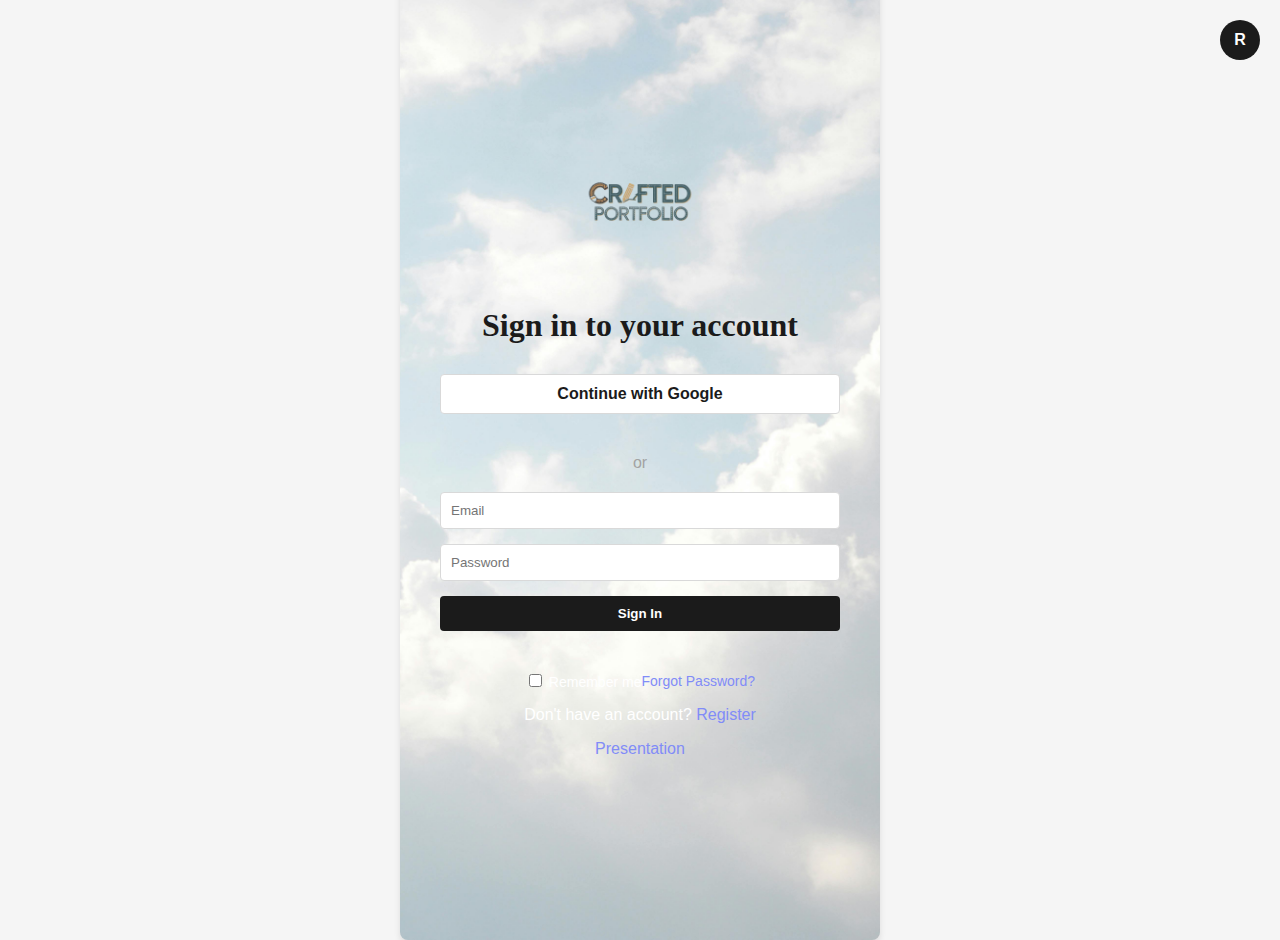
<file: index.html>
<!DOCTYPE html>
<html lang="en">

<head>
 <meta charset="UTF-8">
 <meta name="viewport" content="width=device-width, initial-scale=1.0">
 <title>Crafted Portfolio</title>

 <link rel="stylesheet" href="wholenew.css">
</head>

<body>
 
 <div class="container" id="page1">
  <div class="logo">
   <img src="img/crafted%20portfolio%20logo.png" alt="Crafted Portfolio Logo" width="111" height="30">
  </div>
  <h1>Sign in to your account</h1>
  <a href="#page2" class="button google-button">Continue with Google</a>
  <div class="divider">or</div>
  <form
   onsubmit="event.preventDefault(); document.getElementById('page1').style.display='none'; document.getElementById('page2').style.display='block';">
   <input type="email" placeholder="Email" required>
   <input type="password" placeholder="Password" required>
   <button type="submit" class="button primary-button">Sign In</button>
  </form>
  <div class="form-footer">
   <label><input type="checkbox"> Remember me</label>
   <a href="go home haha">Forgot Password?</a>
  </div>
  <p>Don't have an account? <a href="go gome haha">Register</a></p>
 <a href="https://my.visme.co/view/vd6qz363-crafted-portfolio-presentation#s1">Presentation</a>
 </div>

  <!-- second Page starts here -->
   
 <div class="container" id="page2" style="display:none;">
  <div class="logo">
   Take your Bio Digital
  </div>
  <img src="img/ladder%20man.jpeg" alt="Person on ladder illustration" class="illustration">
  <h1>Create your first site</h1>
  <p>Build a portfolio to show who you are and what you're made of.</p>
  <!-- <a href="templates.html" class="button primary-button">+ Create new site</a> -->
  <a href="template.html" class="button primary-button">+ Create new site</a>
 </div>

 <div class="profile-icon">R</div>

 <script>

  document.querySelectorAll('a[href^="#"]').forEach(anchor => {
   anchor.addEventListener('click', function (e) {
    e.preventDefault();
    document.querySelector(this.getAttribute('href')).style.display = 'block';
    document.querySelector(this.getAttribute('href') === '#page2' ? '#page1' : '#page2').style.display = 'none';
   });
  });
 </script>
</body>

</html>
</file>
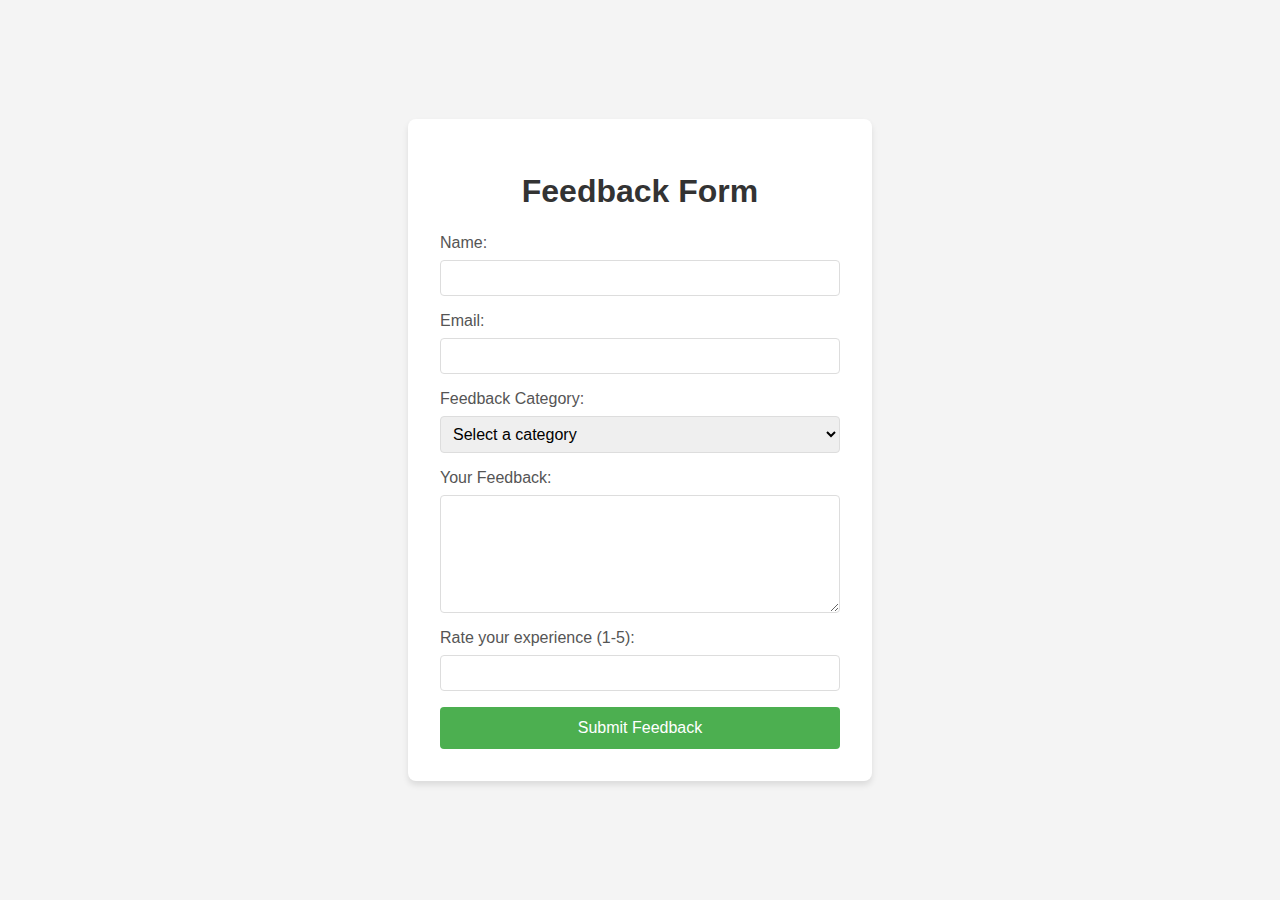
<file: feedback.html>
<!DOCTYPE html>
<html lang="en">

<head>
 <meta charset="UTF-8">
 <meta name="viewport" content="width=device-width, initial-scale=1.0">
 <title>Feedback Form - Crafted Portfolio</title>
 <style>
  body {
   font-family: Arial, sans-serif;
   background-color: #f4f4f4;
   margin: 0;
   padding: 0;
   display: flex;
   justify-content: center;
   align-items: center;
   min-height: 100vh;
  }

  .container {
   background-color: #ffffff;
   padding: 2rem;
   border-radius: 8px;
   box-shadow: 0 4px 6px rgba(0, 0, 0, 0.1);
   width: 100%;
   max-width: 400px;
  }

  h1 {
   color: #333;
   margin-bottom: 1.5rem;
   text-align: center;
  }

  form {
   display: flex;
   flex-direction: column;
  }

  label {
   margin-bottom: 0.5rem;
   color: #555;
  }

  input,
  textarea,
  select {
   padding: 0.5rem;
   margin-bottom: 1rem;
   border: 1px solid #ddd;
   border-radius: 4px;
   font-size: 1rem;
  }

  textarea {
   resize: vertical;
   min-height: 100px;
  }

  button {
   background-color: #4CAF50;
   color: white;
   border: none;
   padding: 0.75rem;
   font-size: 1rem;
   border-radius: 4px;
   cursor: pointer;
   transition: background-color 0.3s ease;
  }

  button:hover {
   background-color: #45a049;
  }
 </style>
</head>

<body>
 <div class="container">
  <h1>Feedback Form</h1>
  <form id="feedbackForm">
   <label for="name">Name:</label>
   <input type="text" id="name" name="name" required>

   <label for="email">Email:</label>
   <input type="email" id="email" name="email" required>

   <label for="category">Feedback Category:</label>
   <select id="category" name="category" required>
    <option value="">Select a category</option>
    <option value="general">General Feedback</option>
    <option value="bug">Bug Report</option>
    <option value="feature">Feature Request</option>
    <option value="other">Other</option>
   </select>

   <label for="message">Your Feedback:</label>
   <textarea id="message" name="message" required></textarea>

   <label for="rating">Rate your experience (1-5):</label>
   <input type="number" id="rating" name="rating" min="1" max="5" required>

   <button type="submit">Submit Feedback</button>
  </form>
 </div>

 <script>
  document.getElementById('feedbackForm').addEventListener('submit', function (e) {
   e.preventDefault();
   // Here you would typically send the form data to your server
   alert('Thank you for your feedback!');
   this.reset();
  });
 </script>
</body>

</html>
</file>
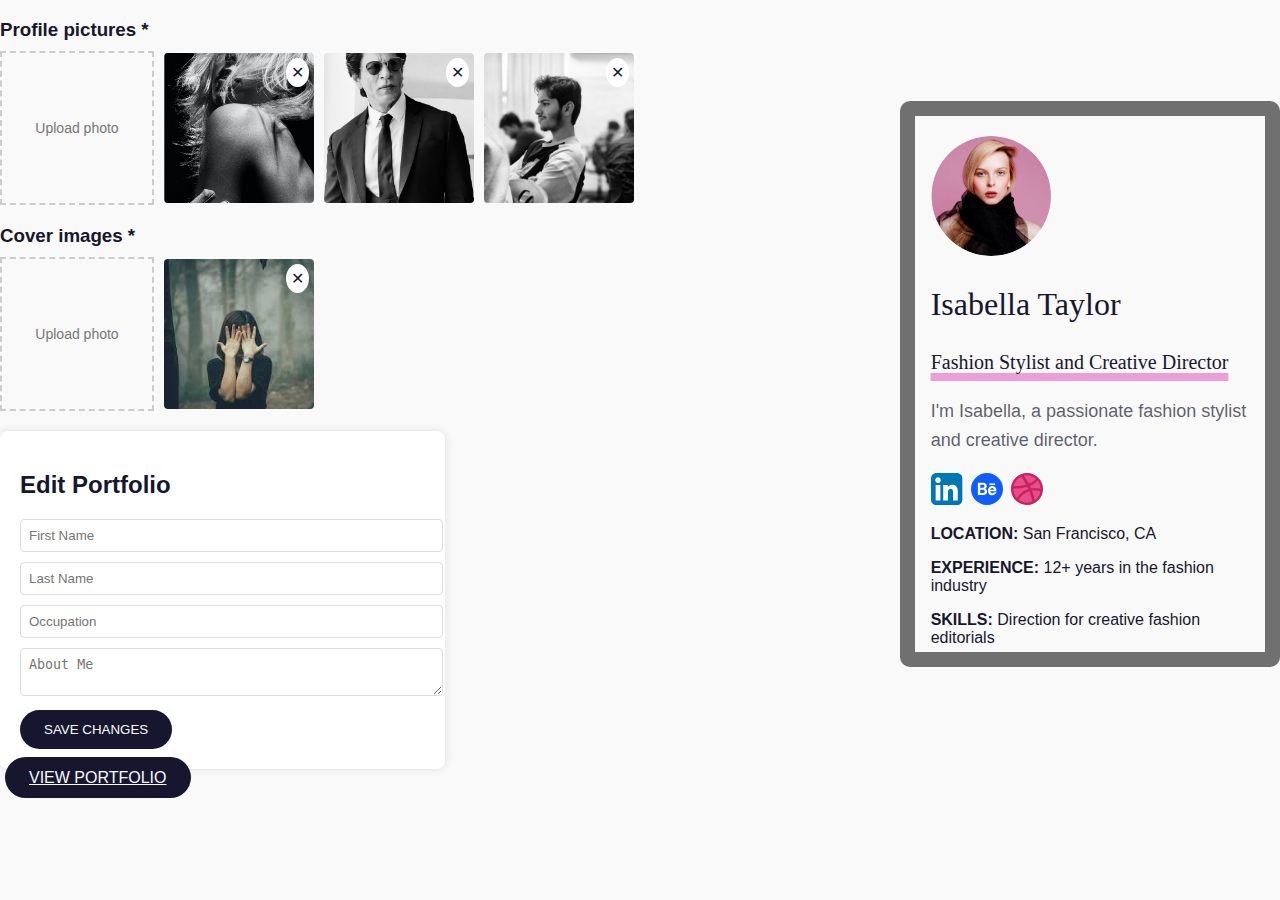
<file: mirage.html>
<!DOCTYPE html>
<html lang="en">
<head>
 <meta charset="UTF-8">
 <meta name="viewport" content="width=device-width, initial-scale=1.0">
 <title>Edits</title>
 <link rel="stylesheet" href="mirage.css">
</head>
<body>

<!DOCTYPE html>
<html lang="en">

<head>
 <meta charset="UTF-8">
 <meta name="viewport" content="width=device-width, initial-scale=1.0">
 <title>Isabella Taylor - Fashion Stylist and Creative Director</title>

 <link rel="stylesheet" href="mirage.css">
 <link rel="stylesheet" href="editor.css">
</head>

<body>
 <div class="daddy">


  <div class="update-sabkuch">
   <div class="upload-section">
    <h3>Profile pictures *</h3>
    <div class="upload-container">
     <div class="upload-box">
      <span class="upload-icon">Upload photo</span>
      <input type="file" class="file-input" accept="image/*">
     </div>
     <div class="uploaded-image">
      <img src="img/profile1.png" alt="Profile 1">
      <span class="delete-icon">✕</span>
     </div>
     <div class="uploaded-image">
      <img src="img/sharukh.jpeg" alt="Profile 2">
      <span class="delete-icon">✕</span>
     </div>
     <div class="uploaded-image">
      <img src="img/razin.jpeg" alt="Profile 3">
      <span class="delete-icon">✕</span>
     </div>
    </div>
   </div>
   <div class="upload-section">
    <h3>Cover images *</h3>
    <div class="upload-container">
     <div class="upload-box">
      <span class="upload-icon">Upload photo</span>
      <input type="file" class="file-input" accept="image/*">
     </div>
     <div class="uploaded-image">
      <img src="img/cover1.jpg" alt="Cover 1">
      <span class="delete-icon">✕</span>
     </div>
    </div>
   </div>
  <div class="form-container">
   <h2>Edit Portfolio</h2>
   <form id="portfolioForm">
    <input type="text" id="firstName" placeholder="First Name">
    <input type="text" id="lastName" placeholder="Last Name">
    <input type="text" id="occupation" placeholder="Occupation">
    <textarea id="about" placeholder="About Me"></textarea>
    <button type="button" id="saveButton">Save Changes</button>
   </form>
  </div>
  </div>
  <div class="container inside">
   <img src="img/mirage/main.png" alt="Isabella Taylor" class="avatar">
   <h1 class="name">Isabella Taylor</h1>
   <p class="title">Fashion Stylist and Creative Director</p>
   <p class="description">I'm Isabella, a passionate fashion stylist and creative director.</p>
   <div class="social-icons">
    <a href="#"><img src="img/mirage/LinkedIn-New (1).svg" alt="LinkedIn" width="32" height="32"></a>
    <a href="#"><img src="img/mirage/Behance (1).svg" alt="Behance" width="32" height="32"></a>
    <a href="#"><img src="img/mirage/Dribbble.svg" alt="Dribbble" width="32" height="32"></a>
   </div>

   <div>
    <p><strong>LOCATION:</strong> San Francisco, CA</p>
    <p><strong>EXPERIENCE:</strong> 12+ years in the fashion industry</p>
    <p><strong>SKILLS:</strong> Direction for creative fashion editorials</p>
    <p><strong>EDUCATION:</strong> Bachelor of Arts in Fashion Design</p>
   </div>

   <div class="button">Download My Portfolio</div>
   <div class="button">My Blog</div>
   <div class="button">Contact Me</div>

   <h2>Portfolio</h2>
   <div class="portfolio-item">
    <img src="img/mirage/blacknwhite.png" alt="Urban Chic Photo Shoot">
    <h3 class="title">Urban Chic Photo Shoot</h3>
    <p>Orchestrated an editorial photo shoot that celebrated the juxtaposition of urban street style and high fashion.
    </p>
   </div>
   <div class="portfolio-item">
    <img src="img/mirage/2girls.png" alt="Couture in Nature">
    <h3 class="title">Couture in Nature</h3>
    <p>Styled a high-fashion editorial featuring couture gowns against the backdrop of breathtaking natural landscapes.
    </p>
   </div>
   <div class="portfolio-item">
    <img src="img/mirage/files_2Fmirage-work-3.png" alt="Mobile App Redesign for AppX">
    <h3 class="title">Mobile App Redesign for AppX</h3>
    <p>Revamped the UI/UX design for AppX, enhancing user satisfaction and achieving a 4.8-star rating on app stores.
    </p>
   </div>

   <h2>Testimonials</h2>
   <div class="testimonial">
    <p>"Jane's work is exceptional! She completely transformed our outdated website into a modern masterpiece. I'm
     thrilled with the results."</p>
    <img src="img/mirage/leaf.png" alt="Sarah Johnson" class="avatar">
    <p><strong>Sarah Johnson</strong><br>Marketing Director, XYZ Corp</p>
   </div>

   <footer>
    <p>Proudly powered by</p>
    <img src="img/crafted portfolio logo.png " alt="Logo" width="186" height="129">
   </footer>
  </div>
 </div>
 <a href="mirage2.html" class="button">View Portfolio</a>
</body>

</html>
<!-- <script src="display-portfolio.js"></script> -->
</body>
<script src="mirage2.js"></script>
</html>
</file>
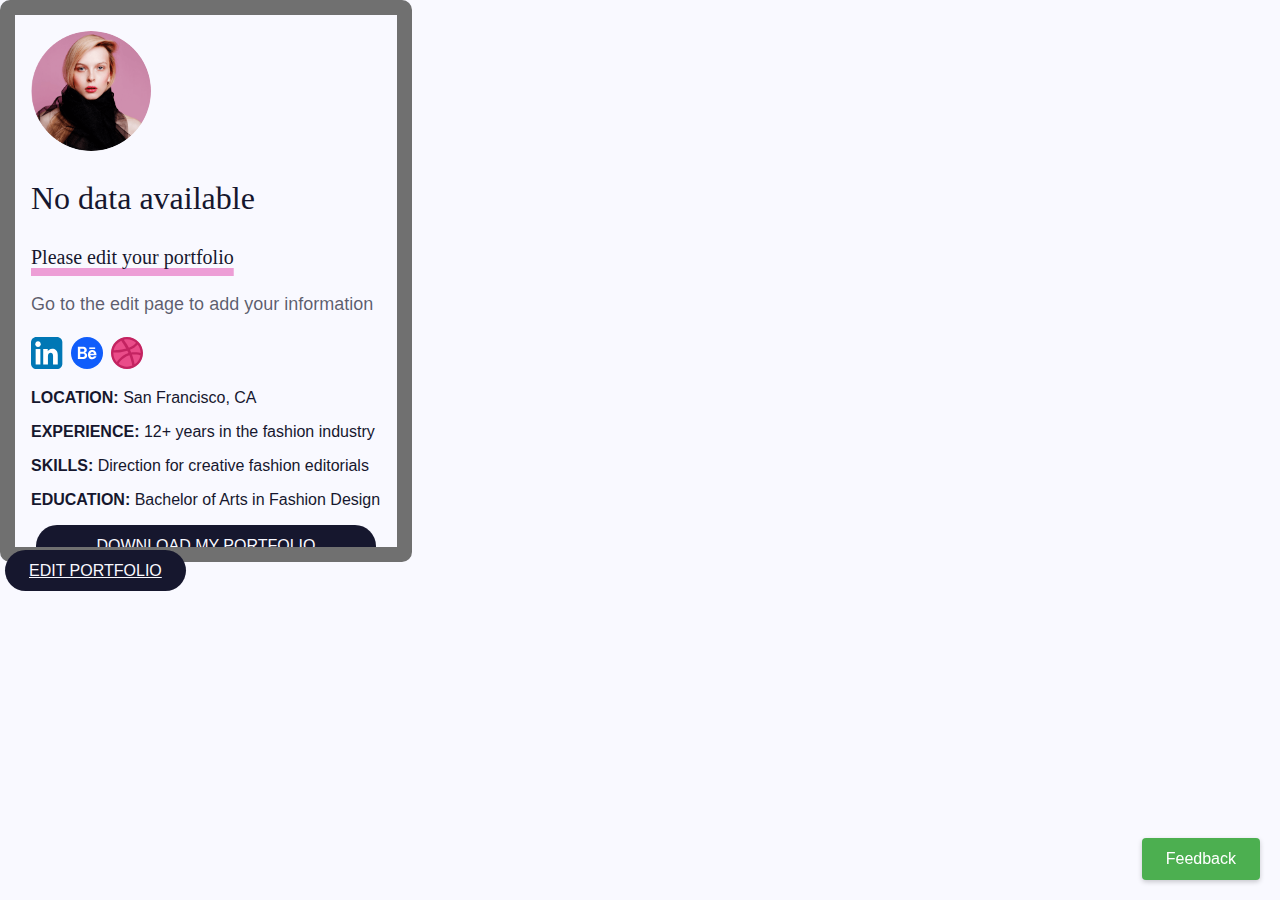
<file: mirage2.html>
<!DOCTYPE html>
<html lang="en">

<head>
 <meta charset="UTF-8">
 <meta name="viewport" content="width=device-width, initial-scale=1.0">
 <title>My Portfolio</title>
 <link rel="stylesheet" href="mirage.css">
</head>

<body>
 <div class="container inside">
  <img src="img/mirage/main.png" alt="Profile Picture" class="avatar">
  <h1 id="fullName" class="name"></h1>
  <h2 id="jobTitle" class="title"></h2>
  <p id="aboutMe" class="description"></p>

  <!-- Add other portfolio elements as needed -->
 <div class="social-icons">
  <a href="#"><img src="img/mirage/LinkedIn-New (1).svg" alt="LinkedIn" width="32" height="32"></a>
  <a href="#"><img src="img/mirage/Behance (1).svg" alt="Behance" width="32" height="32"></a>
  <a href="#"><img src="img/mirage/Dribbble.svg" alt="Dribbble" width="32" height="32"></a>
 </div>
 
 <div>
  <p><strong>LOCATION:</strong> San Francisco, CA</p>
  <p><strong>EXPERIENCE:</strong> 12+ years in the fashion industry</p>
  <p><strong>SKILLS:</strong> Direction for creative fashion editorials</p>
  <p><strong>EDUCATION:</strong> Bachelor of Arts in Fashion Design</p>
 </div>
 
 <div class="button">Download My Portfolio</div>
 <div class="button">My Blog</div>
 <div class="button">Contact Me</div>
 
 <h2>Portfolio</h2>
 <div class="portfolio-item">
  <img src="img/mirage/blacknwhite.png" alt="Urban Chic Photo Shoot">
  <h3 class="title">Urban Chic Photo Shoot</h3>
  <p>Orchestrated an editorial photo shoot that celebrated the juxtaposition of urban street style and high fashion.
  </p>
 </div>
 <div class="portfolio-item">
  <img src="img/mirage/2girls.png" alt="Couture in Nature">
  <h3 class="title">Couture in Nature</h3>
  <p>Styled a high-fashion editorial featuring couture gowns against the backdrop of breathtaking natural landscapes.
  </p>
 </div>
 <div class="portfolio-item">
  <img src="img/mirage/files_2Fmirage-work-3.png" alt="Mobile App Redesign for AppX">
  <h3 class="title">Mobile App Redesign for AppX</h3>
  <p>Revamped the UI/UX design for AppX, enhancing user satisfaction and achieving a 4.8-star rating on app stores.
  </p>
 </div>
 
 <h2>Testimonials</h2>
 <div class="testimonial">
  <p>"Jane's work is exceptional! She completely transformed our outdated website into a modern masterpiece. I'm
   thrilled with the results."</p>
  <img src="img/mirage/leaf.png" alt="Sarah Johnson" class="avatar">
  <p><strong>Sarah Johnson</strong><br>Marketing Director, XYZ Corp</p>
 </div>
 
 <footer>
  <p>Proudly powered by</p>
  <img src="img/crafted portfolio logo.png " alt="Logo" width="186" height="129">
 </footer>
 
 </div>
  <a href="mirage.html" class="button">Edit Portfolio</a>
  <a href="feedback.html" class="feedback-button">Feedback</a>
 <script src="displayMirage.js"></script>
</body>

</html>
</file>
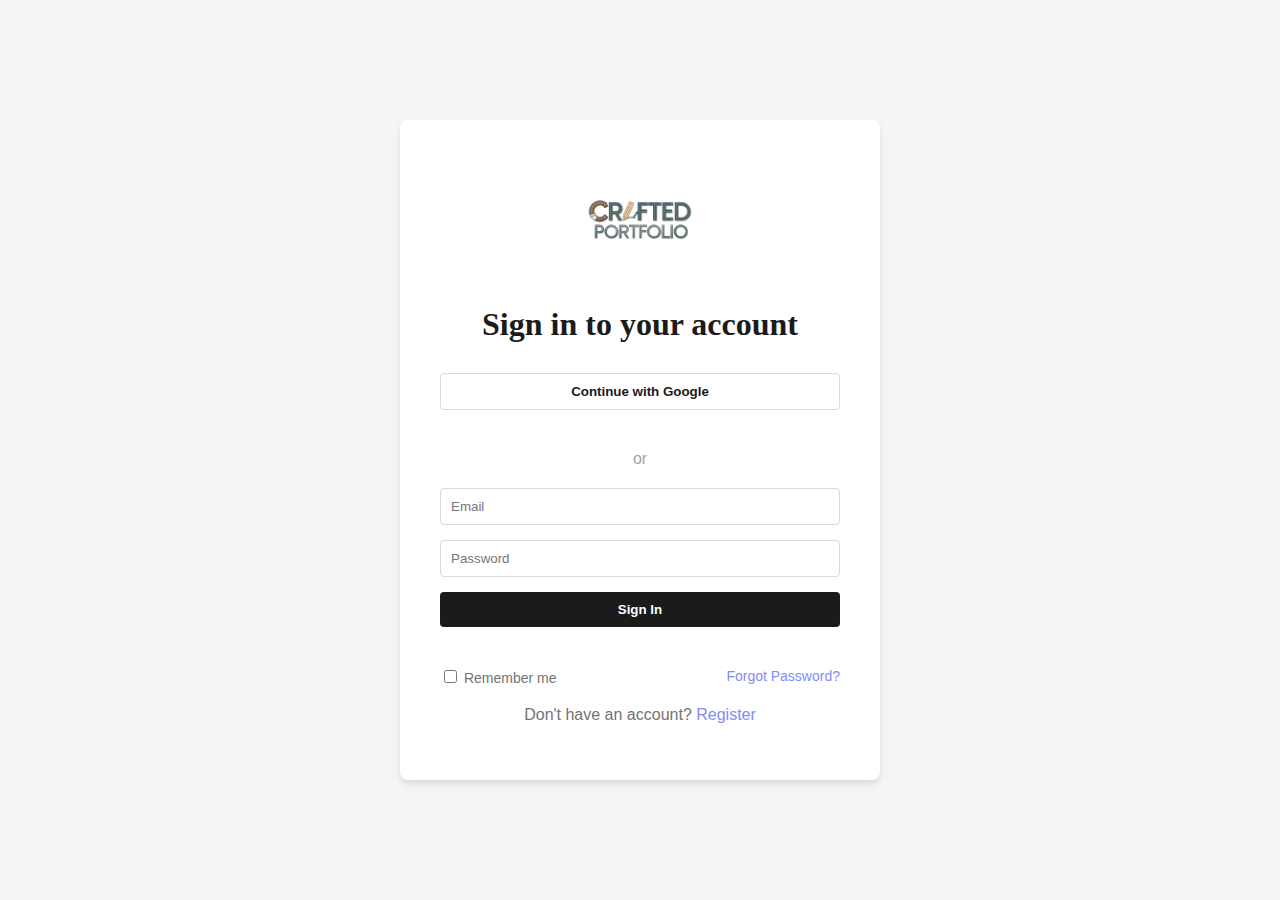
<file: page1.html>
<!DOCTYPE html>
<html lang="en">

<head>
 <meta charset="UTF-8">
 <meta name="viewport" content="width=device-width, initial-scale=1.0">
 <title>Biofolio Sign In</title>
 <link rel="stylesheet" href="style.css">
</head>

<body>
 <div class="container">
  <div class="logo">
   <img src="img/crafted portfolio logo.png" alt="Biofolio Logo" width="111" height="30">
  </div>
  <h1>Sign in to your account</h1>
  <button class="google-button">Continue with Google</button>
  <div class="divider">or</div>
  <form>
   <input type="email" placeholder="Email" required>
   <input type="password" placeholder="Password" required>
   <button class="signin-button" type="submit">Sign In</button>
  </form>
  <div class="form-footer">
   <label>
    <input type="checkbox"> Remember me
   </label>
   <a href="#">Forgot Password?</a>
  </div>
  <p style="text-align: center; margin-top: 20px;">
   Don't have an account? <a href="#">Register</a>
  </p>
 </div>
</body>

</html>
</file>
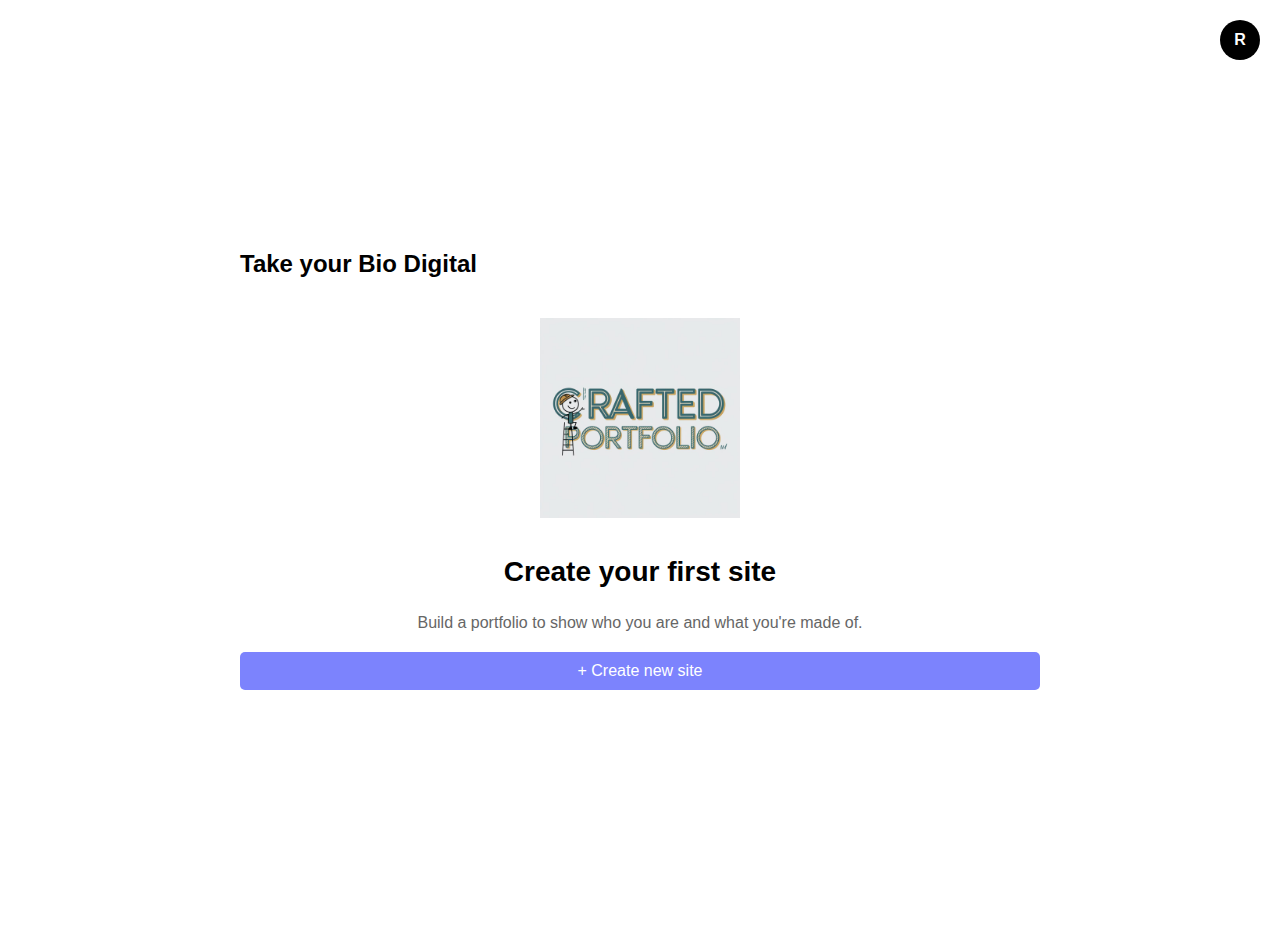
<file: page2.html>
<!DOCTYPE html>
<html lang="en">

<head>
 <meta charset="UTF-8">
 <meta name="viewport" content="width=device-width, initial-scale=1.0">
 <title>Biofolio</title>
 <style>
  body,
  html {
   margin: 0;
   padding: 0;
   font-family: Arial, sans-serif;
   height: 100%;
  }

  .container {
   max-width: 800px;
   margin: 0 auto;
   padding: 20px;
   text-align: center;
   height: 100%;
   display: flex;
   flex-direction: column;
   justify-content: center;
  }

  .logo {
   font-size: 24px;
   font-weight: bold;
   text-align: left;
   margin-bottom: 40px;
  }

  .illustration {
   max-width: 200px;
   margin: 0 auto 20px;
  }

  h1 {
   font-size: 28px;
   margin-bottom: 10px;
  }

  p {
   color: #666;
   margin-bottom: 20px;
  }

  .create-button {
   background-color: #7c83fd;
   color: white;
   border: none;
   padding: 10px 20px;
   font-size: 16px;
   cursor: pointer;
   border-radius: 5px;
  }

  .create-button:hover {
   background-color: #6b72e3;
  }

  .profile-icon {
   position: absolute;
   top: 20px;
   right: 20px;
   width: 40px;
   height: 40px;
   background-color: #000;
   color: #fff;
   border-radius: 50%;
   display: flex;
   align-items: center;
   justify-content: center;
   font-weight: bold;
  }
 </style>
</head>

<body>
 <div class="container">
  <div class="logo">Take your Bio Digital</div>
  <img src="img/ladder man.jpeg" alt="Person on ladder illustration" class="illustration">
  <h1>Create your first site</h1>
  <p>Build a portfolio to show who you are and what you're made of.</p>
  <button class="create-button">+ Create new site</button>
 </div>
 <div class="profile-icon">R</div>
</body>

</html>
</file>
<file: wholenew.css>
body,
 html {
   margin: 0;
   padding: 0;
   height: 100%;
   font-family: Arial, sans-serif;
 }

 #page1 {
   background-image: url('img/pexels-padrinan-19670.jpg');
   background-size: cover;
   background-position: center;
   background-repeat: no-repeat;
   height: 100vh;
   display: flex;
   flex-direction: column;
   justify-content: center;
   align-items: center;
   color: white;
 }

 .container {
   background-color: rgba(0, 0, 0, 0.6);
   padding: 2rem;
   border-radius: 10px;
 }

 /* Rest of your existing styles */
:root {
  --primary-font: 'Inter', sans-serif;
  --secondary-font: 'Source Serif 4', serif;
  --primary-color: #1b1b1b;
  --secondary-color: #818cf8;
  --background-color: #f5f5f5;
  --text-color: #737373;
 }

 body {
  font-family: var(--primary-font);
  background-color: var(--background-color);
  color: var(--text-color);
  margin: 0;
  display: flex;
  justify-content: center;
  align-items: center;
  min-height: 100vh;
 }

 .container {
  background-color: white;
  padding: 40px;
  border-radius: 8px;
  box-shadow: 0 4px 6px rgba(0, 0, 0, 0.1);
  max-width: 400px;
  width: 100%;
  text-align: center;
 }

 .logo {
  margin-bottom: 20px;
 }

 .logo img {
  height: 120px;
  width: 120px;
 }

 h1 {
  font-family: var(--secondary-font);
  color: var(--primary-color);
  margin-bottom: 30px;
 }

 .button {
  width: 100%;
  padding: 10px;
  border: none;
  border-radius: 4px;
  font-weight: 600;
  cursor: pointer;
  margin-bottom: 20px;
  text-decoration: none;
  display: inline-block;
  box-sizing: border-box;
 }

 .google-button {
  background-color: white;
  border: 1px solid #d9d9d9;
  color: var(--primary-color);
 }

 .primary-button {
  background-color: var(--primary-color);
  color: white;
 }

 .divider {
  text-align: center;
  margin: 20px 0;
  color: #a3a3a3;
 }

 input[type="email"],
 input[type="password"] {
  width: 100%;
  padding: 10px;
  margin-bottom: 15px;
  border: 1px solid #d9d9d9;
  border-radius: 4px;
  box-sizing: border-box;
 }

 .form-footer {
  display: flex;
  justify-content: space-between;
  align-items: center;
  margin-top: 20px;
  font-size: 14px;
 }

 a {
  color: var(--secondary-color);
  text-decoration: none;
 }

 .illustration {
  max-width: 100%;
  height: auto;
  margin-bottom: -10px;
 }

 .profile-icon {
  position: absolute;
  top: 20px;
  right: 20px;
  width: 40px;
  height: 40px;
  background-color: var(--primary-color);
  color: white;
  border-radius: 50%;
  display: flex;
  align-items: center;
  justify-content: center;
  font-weight: bold;
 }
</file>
<file: mirage.css>
.form-container {
 width: 45%;
 background-color: white;
 padding: 20px;
 border-radius: 8px;
 box-shadow: 0 0 10px rgba(0, 0, 0, 0.1);
}

.form-container input,
.form-container textarea {
 width: 100%;
 padding: 8px;
 margin-bottom: 10px;
 border: 1px solid #ddd;
 border-radius: 4px;
}

#saveButton {
 background-color: #16172E;
 color: #F9F9FF;
 padding: 12px 24px;
 border: none;
 border-radius: 9999px;
 cursor: pointer;
 font-weight: 500;
 text-transform: uppercase;
}

body {
 font-family: Halant, sans-serif;
 background-color: #F9F9FF;
 color: #16172E;
 /* max-width: 480px; */
 margin: 0 auto;
}

.form-container {
 width: 45%;
 background-color: white;
 padding: 20px;
 border-radius: 8px;
 box-shadow: 0 0 10px rgba(0, 0, 0, 0.1);
}

.form-container input,
.form-container textarea {
 width: 100%;
 padding: 8px;
 margin-bottom: 10px;
 border: 1px solid #ddd;
 border-radius: 4px;
}

.daddy {
 display: flex;
}

.inside {
 max-height: 90vh;
 height: 500px;
 width: 350px;
 overflow: scroll;
 border: 15px solid rgb(112, 112, 112);
 border-radius: 10px;
}

.container {
 padding: 16px;
 /* width: 100%; */
}

.avatar {
 width: 120px;
 height: 120px;
 border-radius: 50%;
}

.name {
 font-family: Forum, serif;
 font-size: 32px;
 font-weight: 400;
 line-height: 138%;
}

.title {
 font-family: Forum, serif;
 font-size: 20px;
 font-weight: 400;
 line-height: 150%;
 text-decoration: underline 8px #ED9ED6;
}

.description {
 font-size: 18px;
 line-height: 160%;
 color: rgba(22, 23, 46, 0.7);
}

.social-icons {
 display: flex;
 gap: 8px;
}

.button {
 margin: 5px;
 background-color: #16172E;
 color: #F9F9FF;
 padding: 12px 24px;
 border-radius: 9999px;
 text-align: center;
 cursor: pointer;
 font-weight: 500;
 text-transform: uppercase;
}

.portfolio-item {
 text-align: center;
 margin-bottom: 32px;
}

.portfolio-item img {
 width: 100%;
 height: auto;
}

.testimonial {
 text-align: center;
 margin-bottom: 24px;
}

                .feedback-button {
                 position: fixed;
                 bottom: 20px;
                 right: 20px;
                 background-color: #4CAF50;
                 color: white;
                 border: none;
                 padding: 0.75rem 1.5rem;
                 font-size: 1rem;
                 border-radius: 4px;
                 cursor: pointer;
                 transition: background-color 0.3s ease, transform 0.2s ease;
                 text-align: center;
                 text-decoration: none;
                 display: inline-block;
                 box-shadow: 0 2px 5px rgba(0, 0, 0, 0.2);
                 z-index: 1000;
                }
        
                .feedback-button:hover {
                 background-color: #45a049;
                 transform: translateY(-2px);
                }
</file>
<file: editor.css>
body {
 font-family: Arial, sans-serif;
 margin: 0;
 padding: 0;
 background-color: #f9f9f9;
}

.container {
 /* width: 90%; */
 /* max-width: 1200px; */
 margin: auto;
 padding-top: 20px;
}

.tabs {
 display: flex;
 justify-content: space-around;
 border-bottom: 2px solid #000;
}

.tab {
 padding: 10px 20px;
 cursor: pointer;
 font-weight: bold;
}

.tab.active {
 border-bottom: 2px solid #000;
}

.content {
 padding: 20px;
 background-color: #fff;
 margin-top: 20px;
 border-radius: 8px;
 box-shadow: 0 0 10px rgba(0, 0, 0, 0.1);
}

.upload-section {
 margin-bottom: 20px;
}

.upload-section h3 {
 margin-bottom: 10px;
}

.upload-container {
 display: flex;
 align-items: center;
}

.upload-box {
 width: 150px;
 height: 150px;
 border: 2px dashed #ccc;
 display: flex;
 align-items: center;
 justify-content: center;
 margin-right: 10px;
 position: relative;
 cursor: pointer;
}

.upload-box .upload-icon {
 font-size: 14px;
 color: #777;
 text-align: center;
}

.uploaded-image {
 position: relative;
 width: 150px;
 height: 150px;
 margin-right: 10px;
}

.uploaded-image img {
 width: 100%;
 height: 100%;
 object-fit: cover;
 border-radius: 4px;
}

.delete-icon {
 position: absolute;
 top: 5px;
 right: 5px;
 background-color: #fff;
 border-radius: 50%;
 padding: 5px;
 cursor: pointer;
}

.form-section {
 display: flex;
 justify-content: space-between;
}

.form-group {
 display: flex;
 flex-direction: column;
 width: 48%;
}

.form-group label {
 margin-bottom: 5px;
}

.form-group input {
 padding: 10px;
 border: 1px solid #ccc;
 border-radius: 4px;
}
.upload-box {
 position: relative;
 width: 150px;
 height: 150px;
 border: 2px dashed #ccc;
 display: flex;
 align-items: center;
 justify-content: center;
 margin-right: 10px;
 cursor: pointer;
}

.upload-box input[type="file"] {
 position: absolute;
 width: 100%;
 height: 100%;
 opacity: 0;
 cursor: pointer;
}

.upload-box .upload-icon {
 pointer-events: none;
 /* Allows clicking through the span to the input */
}
</file>
<file: style.css>
:root {
  --primary-font: 'Inter', sans-serif;
  --secondary-font: 'Source Serif 4', serif;
  --primary-color: #1b1b1b;
  --secondary-color: #818cf8;
  --background-color: #f5f5f5;
  --text-color: #737373;
 }

 body {
  font-family: var(--primary-font);
  background-color: var(--background-color);
  color: var(--text-color);
  margin: 0;
  display: flex;
  justify-content: center;
  align-items: center;
  min-height: 100vh;
 }

 .container {
  background-color: white;
  padding: 40px;
  border-radius: 8px;
  box-shadow: 0 4px 6px rgba(0, 0, 0, 0.1);
  max-width: 400px;
  width: 100%;
 }

 .logo {
  text-align: center;
  margin-bottom: 20px;
 }
.logo img{
 height: 120px;
 width: 120px;
}
 h1 {
  font-family: var(--secondary-font);
  color: var(--primary-color);
  text-align: center;
  margin-bottom: 30px;
 }

 .google-button,
 .signin-button {
  width: 100%;
  padding: 10px;
  border: none;
  border-radius: 4px;
  font-weight: 600;
  cursor: pointer;
  margin-bottom: 20px;
 }

 .google-button {
  background-color: white;
  border: 1px solid #d9d9d9;
  color: var(--primary-color);
 }

 .signin-button {
  background-color: var(--primary-color);
  color: white;
 }

 .divider {
  text-align: center;
  margin: 20px 0;
  color: #a3a3a3;
 }

 input[type="email"],
 input[type="password"] {
  width: 100%;
  padding: 10px;
  margin-bottom: 15px;
  border: 1px solid #d9d9d9;
  border-radius: 4px;
  box-sizing: border-box;
 }

 .form-footer {
  display: flex;
  justify-content: space-between;
  align-items: center;
  margin-top: 20px;
  font-size: 14px;
 }

 a {
  color: var(--secondary-color);
  text-decoration: none;
 }
</file>
